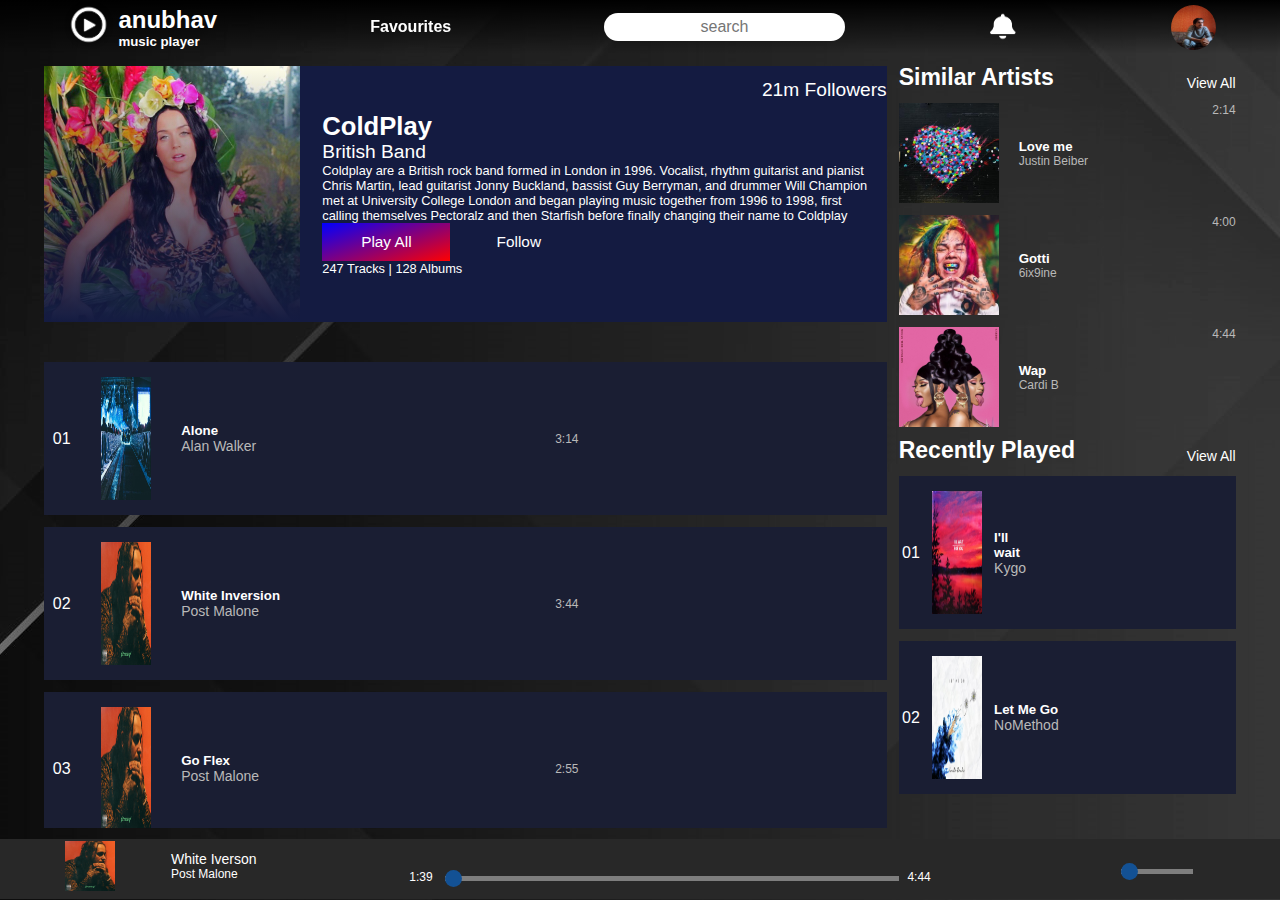
<file: project-playlist.html>
<!DOCTYPE html>
<html>
<head>
	<meta charset="utf-8">
	<meta name="viewport" content="width=device-width, initial-scale=1">
	<title>Anubhav Playlist</title>

	<link rel="stylesheet" type="text/css" href="project-playlist.css">

    <link rel="stylesheet" type="text/css" href="secondary responsiveness.css">

	<link rel="stylesheet" href="https://use.fontawesome.com/releases/v5.5.0/css/all.css" integrity="sha384-B4dIYHKNBt8Bc12p+WXckhzcICo0wtJAoU8YZTY5qE0Id1GSseTk6S+L3BlXeVIU" crossorigin="anonymous">

</head>
<body>
     <nav class="navigation-bar">
       	  <div class="title-combo">
       	  	<div class="website-logo">
       	  		<img src="./assets/website_logo.png">
       	  	</div>
       	  	<div>
       	  		<h2>anubhav</h2>
       	  		<h5>music player</h5>
       	  	</div>
       	  </div>
       	  <div class="fav">
       	  	<h4>Favourites</h4>
       	  </div>
       	  <div class="search-bar">
       	  	<div>
       	  		<i class="fas fa-search search-ico"></i>
       	  	</div>
       	  	<input type="text" name="search" placeholder="search">
       	  	<div>
       	  		<i class="fas fa-microphone mic-ico"></i>
       	  	</div>
       	  </div>
       	  <div class="notification-bell">
            <img src="./assets/ringing-bell.png">
       	  	<!--<img src="C:\Users\asus\Downloads\bell-regular.png">-->
       	  	<!--<i class="fas fa-bell bell-ico"></i>-->
       	  </div>
       	  <div class="profile-picture">
       	  	<img src="./assets/mine.jpg">
       	  </div>   
    </nav>

    <main>
    	<aside class="aside section-1">
    		<div class="jumbotron">
    			<div class="jumbotron-image"></div>
    			<div class="jumbotron-detail">
    				<div class="descriptive-part">
    					<div class="song-name-main">
                            <h1>ColdPlay</h1>
                        </div>
                        <div class="followers">
                            21m Followers
                        </div>
                        <p class="author">British Band</p>
                        <p class="desc">
                            Coldplay are a British rock band formed in London in 1996. Vocalist, rhythm guitarist and pianist Chris Martin, lead guitarist Jonny Buckland, bassist Guy Berryman, and drummer Will Champion met at University College London and began playing music together from 1996 to 1998, first calling themselves Pectoralz and then Starfish before finally changing their name to Coldplay
                        </p>
    				</div>
    				<div class="action-part">
    					<div class="btns">
    						<button>Play All</button>
                            <button>Follow</button>
    					</div>
    					<p>247 Tracks | 128 Albums</p>
    				</div>
    			</div>
    		</div>

    		<div class="playlist-items">
    			<!--first-->
    			<div class="playlist-item">
    				<div class="left">
    					<div>01</div>
    					<div>
    						<img src="./assets/playlist/austin-neill-kKlVSrFbjYY-unsplash.jpg">
    						<div class="play-btn">
    							<i class="fas fa-play"></i>
    						</div>
    					</div>
    					<div class="overflow">
    					<h5>Alone</h5>
    					<p>Alan Walker</p>
    				    </div>
    				</div>
    			<div class="center">3:14</div>
    			<div class="right">
    				<div><i class="far fa-heart"></i></div>
    				<div><i class="fas fa-plus"></i></div>
    			</div>
    		</div>
            <!--second-->

    		<div class="playlist-item">
    			<div class="left">
    				<div>02</div>
    				<div>
    					<img src="./assets/playlist/stoney.jpg">
    					<div class="play-btn">
    						<i class="fas fa-play"></i>
    					</div>
    				</div>
    				<div class="overflow">
    					<h5>White Inversion</h5>
    					<p>Post Malone</p>
    				</div>
    			</div>
    			<div class="center">3:44</div>
    			<div class="right">
    				<div><i class="far fa-heart"></i></div>
    				<div><i class="fas fa-plus"></i></div>
    			</div>
    		</div>
            <!--third-->

            <div class="playlist-item">
    			<div class="left">
    				<div>03</div>
    				<div>
    					<img src="./assets/playlist/stoney.jpg">
    					<div class="play-btn">
    						<i class="fas fa-play"></i>
    					</div>
    				</div>
    				<div>
    					<h5>Go Flex</h5>
    					<p>Post Malone</p>
    				</div>
    			</div>
    			<div class="center">2:55</div>
    			<div class="right">
    				<div><i class="far fa-heart"></i></div>
    				<div><i class="fas fa-plus"></i></div>
    			</div>
    		</div>
    		<!--fourth-->

    		<div class="playlist-item">
    			<div class="left">
    				<div>04</div>
    				<div>
    					<img src="./assets/playlist/stoney.jpg">
    					<div class="play-btn">
    						<i class="fas fa-play"></i>
    					</div>
    				</div>
    				<div>
    					<h5>Better Now</h5>
    					<p>Post Malone</p>
    				</div>
    			</div>
    			<div class="center">3:37</div>
    			<div class="right">
    				<div><i class="far fa-heart"></i></div>
    				<div><i class="fas fa-plus"></i></div>
    			</div>
    		</div> 
    		<!--fifth-->

    		<div class="playlist-item">
    			<div class="left">
    				<div>05</div>
    				<div>
    					<img src="./assets/playlist/stoney.jpg">
    					<div class="play-btn">
    						<i class="fas fa-play"></i>
    					</div>
    				</div>
    				<div>
    					<h5>Big Lie</h5>
    					<p>Post Malone</p>
    				</div>
    			</div>
    			<div class="center">3:37</div>
    			<div class="right">
    				<div><i class="far fa-heart"></i></div>
    				<div><i class="fas fa-plus"></i></div>
    			</div>
    		</div>
    		<!--sixth-->

    		<div class="playlist-item">
    			<div class="left">
    				<div>06</div>
    				<div>
    					<img src="./assets/playlist/stoney.jpg">
    					<div class="play-btn">
    						<i class="fas fa-play"></i>
    					</div>
    				</div>
    				<div>
    					<h5>Deja Vu</h5>
    					<p>Post Malone & Justin Beiber</p>
    				</div>
    			</div>
    			<div class="center">3:44</div>
    			<div class="right">
    				<div><i class="far fa-heart"></i></div>
    				<div><i class="fas fa-plus"></i></div>
    			</div>
    		</div>
    		<!--seventh-->

    		<div class="playlist-item">
    			<div class="left">
    				<div>07</div>
    				<div>
    					<img src="./assets/playlist/beer.jpg">
    					<div class="play-btn">
    						<i class="fas fa-play"></i>
    					</div>
    				</div>
    				<div>
    					<h5>Pysco</h5>
    					<p>Post Malone</p>
    				</div>
    			</div>
    			<div class="center">3:28</div>
    			<div class="right">
    				<div><i class="far fa-heart"></i></div>
    				<div><i class="fas fa-plus"></i></div>
    			</div>
    		</div>
    		<!--eigth-->

    		<div class="playlist-item">
    			<div class="left">
    				<div>08</div>
    				<div>
    					<img src="./assets/playlist/beer.jpg">
    					<div class="play-btn">
    						<i class="fas fa-play"></i>
    					</div>
    				</div>
    				<div>
    					<h5>Rockstar</h5>
    					<p>Post Malone & 21 Savage</p>
    				</div>
    			</div>
    			<div class="center">3:48</div>
    			<div class="right">
    				<div><i class="far fa-heart"></i></div>
    				<div><i class="fas fa-plus"></i></div>
    			</div>
    		</div> 
    		<!--ninth-->

    		<div class="playlist-item">
    			<div class="left">
    				<div>09</div>
    				<div>
    					<img src="./assets/playlist/after.jpg">
    					<div class="play-btn">
    						<i class="fas fa-play"></i>
    					</div>
    				</div>
    				<div>
    					<h5>Blinding Lights</h5>
    					<p>Weekend</p>
    				</div>
    			</div>
    			<div class="center">3:34</div>
    			<div class="right">
    				<div><i class="far fa-heart"></i></div>
    				<div><i class="fas fa-plus"></i></div>
    			</div>
    		</div>
    		<!--tenth-->

    		<div class="playlist-item">
    			<div class="left">
    				<div>10</div>
    				<div>
    					<img src="./assets/playlist/after.jpg">
    					<div class="play-btn">
    						<i class="fas fa-play"></i>
    					</div>
    				</div>
    				<div>
    					<h5>Alone Again</h5>
    					<p>Weekend</p>
    				</div>
    			</div>
    			<div class="center">4:10</div>
    			<div class="right">
    				<div><i class="far fa-heart"></i></div>
    				<div><i class="fas fa-plus"></i></div>
    			</div>
    		</div>
    	</div>          
    	</aside>

        <label for="more"><i class="fas fa-angle-double-left"></i>More</label>
        <input type="checkbox" id="more">
        <aside class="aside section-2">
            <div class="similar">
                <div class="section-heading">
                    <h1>Similar Artists</h1>
                    <div class="view-all-button">View All</div>
                </div>

                <div class="list">
                    <div class="list-item">
                        <div>
                            <img src="./assets/music themes/love.jpg">
                            <div class="play-btn">
                                <i class="fas fa-play"></i>
                            </div>
                        </div>
                        <div style="position: absolute; left:120px;">
                            <h5>Love me</h5>
                            <p class="author-name">Justin Beiber</p>
                        </div>
                        <div class="extra">
                            <div>
                                <i class="fas fa-ellipsis-h"></i>
                            </div>
                            <p class="author-name">2:14</p>
                        </div>
                    </div>

                    <div class="list-item">
                        <div>
                            <img src="./assets/popular artists/sixnine.jpg">
                            <div class="play-btn">
                                <i class="fas fa-play"></i>
                            </div>
                        </div>
                        <div style="position: absolute; left:120px;">
                            <h5>Gotti</h5>
                            <p class="author-name">6ix9ine</p>
                        </div>
                        <div class="extra">
                            <div>
                                <i class="fas fa-ellipsis-h"></i>
                            </div>
                            <p class="author-name">4:00</p>
                        </div>
                    </div>

                    <div class="list-item">
                        <div>
                            <img src="./assets/songs/shit.png">
                            <div class="play-btn">
                                <i class="fas fa-play"></i>
                            </div>
                        </div>
                        <div style="position: absolute; left:120px;">
                            <h5>Wap</h5>
                            <p class="author-name">Cardi B</p>
                        </div>
                        <div class="extra">
                            <div>
                                <i class="fas fa-ellipsis-h"></i>
                            </div>
                            <p class="author-name">4:44</p>
                        </div>
                    </div>
                </div>

                <div class="similar">
                    <div class="section-heading">
                        <h1>Recently Played</h1>
                        <div class="view-all-button">View All</div>
                    </div>

                    <div class="list">
                        <div class="playlist-item">
                            <div class="left">
                                <div>01</div>
                                <div>
                                    <img src="./assets/latest english/I'll Wait.jpg">
                                    <div class="play-btn">
                                        <i class="fas fa-play"></i>
                                    </div>
                                </div>
                                <div>
                                    <h5>I'll wait</h5>
                                    <p>Kygo</p>
                                </div>
                            </div>
                            <div class="right">
                                <div>
                                    <i class="far fa-heart"></i>
                                </div>
                            </div>
                        </div>

                        <div class="playlist-item">
                            <div class="left">
                                <div>02</div>
                                <div>
                                    <img src="./assets/latest english/let me go.jpg">
                                    <div class="play-btn">
                                        <i class="fas fa-play"></i>
                                    </div>
                                </div>
                                <div>
                                    <h5>Let Me Go</h5>
                                    <p>NoMethod</p>
                                </div>
                            </div>
                            <div class="right">
                                <div>
                                    <i class="far fa-heart"></i>
                                </div>
                            </div>
                        </div>

                        <div class="playlist-item">
                            <div class="left">
                                <div>03</div>
                                <div>
                                    <img src="./assets/latest english/ily.jpg">
                                    <div class="play-btn">
                                        <i class="fas fa-play"></i>
                                    </div>
                                </div>
                                <div>
                                    <h5>ILY</h5>
                                    <p>Surf Mesa</p>
                                </div>
                            </div>
                            <div class="right">
                                <div>
                                    <i class="far fa-heart"></i>
                                </div>
                            </div>
                        </div>

                        <div class="playlist-item">
                            <div class="left">
                                <div>04</div>
                                <div>
                                    <img src="./assets/latest english/roar.jpg">
                                    <div class="play-btn">
                                        <i class="fas fa-play"></i>
                                    </div>
                                </div>
                                <div>
                                    <h5>Roar</h5>
                                    <p>Ketty Perry</p>
                                </div>
                            </div>
                            <div class="right">
                                <div>
                                    <i class="far fa-heart"></i>
                                </div>
                            </div>
                        </div>

                        <div class="playlist-item">
                            <div class="left">
                                <div>05</div>
                                <div>
                                    <img src="./assets/latest english/toosie slide.jpg">
                                    <div class="play-btn">
                                        <i class="fas fa-play"></i>
                                    </div>
                                </div>
                                <div>
                                    <h5>Toosie Slide</h5>
                                    <p>Drake</p>
                                </div>
                            </div>
                            <div class="right">
                                <div>
                                    <i class="far fa-heart"></i>
                                </div>
                            </div>
                        </div>

                        <div class="playlist-item">
                            <div class="left">
                                <div>06</div>
                                <div>
                                    <img src="./assets/latest english/uptown funk.png">
                                    <div class="play-btn">
                                        <i class="fas fa-play"></i>
                                    </div>
                                </div>
                                <div>
                                    <h5>Uptwon Funk</h5>
                                    <p>Bruno</p>
                                </div>
                            </div>
                            <div class="right">
                                <div>
                                    <i class="far fa-heart"></i>
                                </div>
                            </div>
                        </div>

                        <div class="playlist-item">
                            <div class="left">
                                <div>07</div>
                                <div>
                                    <img src="./assets/latest hindi/baarish.jpeg">
                                    <div class="play-btn">
                                        <i class="fas fa-play"></i>
                                    </div>
                                </div>
                                <div>
                                    <h5>Baarish</h5>
                                    <p>Half Girlfriend</p>
                                </div>
                            </div>
                            <div class="right">
                                <div>
                                    <i class="far fa-heart"></i>
                                </div>
                            </div>
                        </div>

                        <div class="playlist-item">
                            <div class="left">
                                <div>08</div>
                                <div>
                                    <img src="./assets/latest hindi/galiyaan.jpg">
                                    <div class="play-btn">
                                        <i class="fas fa-play"></i>
                                    </div>
                                </div>
                                <div>
                                    <h5>Galliyon</h5>
                                    <p>Ek Villan</p>
                                </div>
                            </div>
                            <div class="right">
                                <div>
                                    <i class="far fa-heart"></i>
                                </div>
                            </div>
                        </div>

                        <div class="playlist-item">
                            <div class="left">
                                <div>09</div>
                                <div>
                                    <img src="./assets/latest hindi/giveme some sunshine.jpg">
                                    <div class="play-btn">
                                        <i class="fas fa-play"></i>
                                    </div>
                                </div>
                                <div>
                                    <h5>All-is-well</h5>
                                    <p>3idiots</p>
                                </div>
                            </div>
                            <div class="right">
                                <div>
                                    <i class="far fa-heart"></i>
                                </div>
                            </div>
                        </div>
                    </div>
                </div>
            </div>
        </aside>
    </main>


    <footer>
        <div class="active-song-description" >
            <div id="song-image">
                <img src="./assets/playlist/stoney.jpg">
            </div>
            <div class="song-desc">
                <div>White Iverson</div>
                <div>Post Malone</div>
            </div>
            <div class="heart-and-ban-icon">
                <span>
                    <i class="far fa-heart"></i>
                </span>
                <span>
                    <i class="fas fa-ban"></i>
                </span>
            </div>
        </div>

        <div class="players">
            <div class="controls">
                <div style="margin:5px;"><i class="fas fa-random"></i></div>
                <div style="margin:5px;"><i class="fas fa-step-backward"></i></div>
                <div style="margin:5px;"><i class="fas fa-pause-circle"></i></div>
                <div style="margin:5px;"><i class="fas fa-step-forward"></i></div>
                <div style="margin:5px;"><i class="fas fa-redo"></i></div>
            </div>

            <div id="slider">
                <div class="time">1:39</div>
                <div class="slidecontainer">
                    <input type="range" min="0" max="100" value="0" class="slider" id="myRange">
                </div>
                <div class="time">4:44</div>
            </div>
        </div>

        <div class="extras">
            <div>
                <i class="fas fa-list-ul"></i>
            </div>
            <div>
                <i class="fas fa-laptop"></i>
            </div>
            <div>
                <i class="fas fa-volume-up"></i>
            </div>
            <div class="slidecontainer" style="width:30%;">
                <input type="range" min="0" max="100" value="0" class="slider" id="myRange" style="margin-top:0px;">
            </div>
            <div>
                <i class="fas fa-expand-alt"></i>
            </div>
        </div>
    </footer>   
</body>
</html>
</file>
<file: project-playlist.css>
:root{
	--background-image: url("./assets/background_image/3541800.jpg");
	--jumbotron-color: #141b41;
	--playlist-items-background-color: #1a1e33;
	--playlist-items-background-color-on-hover: #2e3249;
}

body{
	background-image: var(--background-image);
	margin: 0px;
	font-family: "Segoe UI", Arial, sans-serif;
	color: white;
}
h1,h2,h3,h4,h5,h6,p {
	margin: 0px;
}
.navigation-bar{
	height: auto; width: auto;
	display: flex; flex-direction: row; flex-wrap: wrap;
	justify-content: space-between;
	align-items: center;
	box-sizing: border-box;
	padding-left: 5%; padding-right: 5%;
	background-image: linear-gradient(180deg, black, rgba(0, 0, 0, 0));
	transition: all ease-in-out 1s;
}
.navigation-bar > div {
	display: inline-block;
}

@keyframes rotating{
	0%{
		transform: rotate(0deg);
	}
	100%{
		transform: rotate(360deg);
	}
}
.website-logo img{
	animation: rotating 2s ease-in-out infinite;
	border-radius: 100%;
	height: 50px; width: 50px;
}
.title-combo > div {
	vertical-align: middle;
	display: inline-block;
}
.fav{
	animation: favourite 2s ease-in-out infinite;
	transform-style: preserve-3d;
	perspective: 10000px;
}
.search-bar{
	width: 20%;
	position: relative;
}
.search-bar input{
	width: 100%;
	font-size: 16px;
	text-decoration: none;
	border: none; border-radius: 18px;
	padding: 5px;
	font-weight: 500;
	text-align: center;
	transition: all ease-in-out 0.1s;
}
.search-ico {
	color: rgba(0, 0, 0, 0.5);
	margin-top: 4px;
}
.mic-ico {
	color: rgba(0, 0, 0, 0.5);
	margin-top: 4px;
}
.search-bar > div:nth-child(1) {
	display: inline-block;
	position: absolute;
	width: min-content;
	left: 5%;
	top: 10%;
	transition: all ease-in-out 0.1s;
}
.search-bar > div:nth-child(3) {
	display: inline-block;
	position: absolute;
	width: min-content;
	right: 0%;
	top: 10%;
	transition: all ease-in-out 0.1s;
}
input:focus {
	outline: none;
}
/*@keyframes bell {
	0% {
		transform: rotate(-15deg);
	}
	50% {
		transform: rotate(15deg);
	}
	100% {
		transform: rotate(-15deg);
	}
}*/
@keyframes bell {
	0%,100% {
		transform: rotate(50deg);
	}
	10%,90% {
		transform: rotate(-50deg);
	}
	40%,90% {
		transform: rotate(50deg);
	}
	50%{
		transform: rotate(-50deg);
	}
}
.notification-bell img{
	height: 30px; width: 30px;
	margin-top: 10%;
	animation: bell 4s ease-in-out infinite;
	animation-delay: 2s;
	position: first;
}
.profile-picture img {
	width: 45px;
	height: 45px;
	border-radius: 100%;
	margin-top: 10%;
}

main{
	width: 100%;
	padding: 0% 3%;
	box-sizing: border-box;
	display: flex; flex-direction: row;
	justify-content: space-around;
	transition: all ease-in-out 1s;
}
.aside {
	display: inline-block;
	overflow: hidden;
}
.section-1 {
	width: 70%; height: 86vh;
	overflow: scroll; overflow-x: hidden;
}
.section-1::-webkit-scrollbar {
	display: none;
}

/*section two*/

.section-2 {
	width: 28%;
	height: 85vh;
	z-index: 2;
}

.jumbotron {
	height: 20vw; width: 100%;
	margin-top: 12px; margin-bottom: 40px;
	box-sizing: border-box;
	display: flex; flex-direction: row;
	justify-content: space-between;
	align-items: center;
	background-color: var(--jumbotron-color);
	position: relative;
}
.jumbotron-image {
	height: 20vw; width: 20vw;
	background-image: linear-gradient(to bottom,transparent,rgba(20, 27, 65, 1)),
		url("./assets/latest english/roar.jpg");
	background-size: cover;
}
.jumbotron-detail {
	height: 100%; width: 67%;
	display: flex; flex-direction: column; justify-content: center;
	box-sizing: border-box;
	padding-right: 12px;
}

.descriptive-part, .action-part {
	width: 100%;
	height: max-content;
}
.song-name-main, .followers {
	display: inline-block;
}
.song-name-main h1 {
	font-size: 2vw;
}
.followers {
	position: absolute;
	right: 0%; top: 5%;
}
.followers, .author {
	font-size: 1.5vw;
}
.desc {
	font-size: 1vw;
}

.btns > button {
	border: 0px;
	height: 3vw; width: 10vw;
	color: white;
	font-size: 1.2vw;
}
.btns > button:nth-child(1) {
	background-image: linear-gradient(-19deg, red 0%, blue 100%);
}
.btns > button:nth-child(2) {
	background-color: transparent;
}
.action-part p {
	font-size: 1vw;
}

.playlist-item {
	height: 17vh;
	box-sizing: border-box;
	background-color: var(--playlist-items-background-color);
	display: flex; flex-direction: row;
	justify-content: space-between;
	align-items: center;
	margin-bottom: 12px;
}
.playlist-item:hover {
	background-color: var(--playlist-items-background-color-on-hover);
}
.left {
	display: flex; flex-direction: row;
	justify-content: flex-start;
	align-items: center;
	height: 100%; width: 30%;
	padding: 0% 1%;
}
.overflow{
	height: auto;
}
.center {
	display: flex; flex-direction: row;
	justify-content: center;
	align-items: center;
	width: min-content;
	height: 100%;
}
.right {
	display: flex; flex-direction: row;
	justify-content: center;
	align-items: center;
	height: 100%; width: 50px;
	padding-right: 2%;
}
.left > div:nth-child(2) {
	height: 80%;
	max-width: 50px; min-width: 50px;
	margin: 0px 12% 0px 12%;
	position: relative;
}
.left > div:nth-child(2) img {
	height: 100%; width: 100%;
}
.left > div:nth-child(3) p {
	color: rgb(185, 185, 185);
}
.play-btn {
	background-color: black;
	height: 100%; width: 100%;
	position: absolute;
	top: 0%; left: 0%;
	opacity: 0;
	display: flex; flex-direction: row;
	justify-content: center;
	align-items: center;
	transition: all ease-in-out 0.1s;
}
.play-btn:hover {
	opacity: 0.7;
}
.left div p {
	font-size: 14px;
}
.center {
	font-size: 12px;
	color: rgb(185, 185, 185);
}
.right {
	color: rgb(185, 185, 185);
}
.right div:nth-child(2) {
	margin-left: 27%;
}

label {
	display: none;
	position: absolute;
	right: 0%; top: 20%;
	padding-bottom: 5px;
	z-index: 3;
	box-shadow: 0px 0px 2px 1px white;;
	font-size: 20px;
	height: 21px; width: 70px;
	text-align: center;
	background-image: linear-gradient(red, blue);
}
label ~ input {
	display: none;
}

/*aside section 2*/

.section-heading {
	margin-top: 10px; margin-bottom: 12px;
	position: relative;
}
.section-heading div,.section-heading h1 {
	display: inline-block;
}
.section-heading h1 {
	font-size: 23px;
}
.section-heading div {
	position: absolute;
	right: 0px; bottom: 0%;
	font-size: 14px;
}
.list {
	height: 36vh;
	overflow: scroll;
}
.list::-webkit-scrollbar {
	display: none;
}
.list-item {
	height: 100px; width: 100%;
	box-sizing: border-box;
	display: flex; flex-direction: row;
	justify-content: space-between;
	align-items: center;
	position: relative;
	margin-bottom: 12px;
}
.list-item:hover {
	background-color: var(--playlist-items-background-color-on-hover);
}
.list-item > div:nth-child(1) {
	height: 100%; width: 100px;
	position: relative;
}
.list-item > div:nth-child(1) > img {
	height: 100%; width: 100%;
}
.author-name {
	font-size: 12px;
	color: rgb(185, 185, 185);
}
.extra {
	text-align: right;
	height: 100%;
}

/*footer*/

footer {
	position: absolute;
	bottom: 1px;
	height: 60px; width: 100%;
	background-color: #282828;
	display: flex; flex-direction: row; flex-wrap: nowrap;
	justify-content: space-between;
	align-content: center;
	padding: 0px 3%;
	box-sizing: border-box;
	z-index: 6;
}
.active-song-description {
	height: 90%; width: 25%;
	display: flex; flex-direction: row;
	justify-content: space-around;
	align-items: center;
}
#song-image {
	height: 50px; width: 50px;
	min-height: 50px; min-width: 50px;
}
#song-image img {
	height: 100%; width: 100%;
}
.heart-and-ban-icon {
	height: 100%;
	padding-top: 4%;
}
.song-desc {
	margin-right: 1%; margin-left: 1%;
}
.song-desc div:nth-child(1) {
	font-size: 14px;
}
.song-desc div:nth-child(2) {
	font-size: 12px;
}
.players {
	width: 45%;
	display: flex; flex-direction: column; flex-wrap: nowrap;
	align-items: center;
	justify-content: center;
}
.controls {
	width: 40%;
	display: flex; flex-direction: row;
	justify-content: space-between;
	align-items: center;
	font-size: 20px;
}
#slider {
	width: 100%;
	font-size: 12px;
	display: flex; flex-direction: row; flex-wrap: nowrap;
	align-items: center;
	justify-content: center;
	margin-top: 5px;
}
.time {
	margin: 0px 10px;
}
.slidecontainer {
	width: 100%;
}
.slider {
	-webkit-appearance: none;
	width: 100%; height: 5px;
	background: #d3d3d3;
	outline: none;
	opacity: 0.5;
	-webkit-transition: 0.2s;
	transition: opacity 0.2s;
}
.slider:hover {
	opacity: 1;
}
.slider::-webkit-slider-thumb {
	-webkit-appearance: none;
	appearance: none;
	height: 17px; width: 17px;
	border-radius: 50%;
	background: #007bff;
	cursor: pointer;
}
.slider::-moz-range-thumb {
	height: 25px; width: 25px;
	background: #4caf50;
	cursor: pointer;
}
.extras {
	width: 20%;
	display: flex; flex-direction: row;
	justify-content: space-around;
	align-items: center;
}
</file>
<file: secondary responsiveness.css>
/* these are all the media queries for "single playlist screen.html" page with the desktop first approach*/
@media screen and (max-width: 1200px) {
	/* animated favourites text will be hidden for this viewport width*/
	.favs {
		display: none !important;
	}
	/* reduced size of search bar */
	.search-bar {
		width: 20%;
	}
	input {
		font-size: 11px !important;
	}
	.song-name-main h1 {
		font-size: 2.4vw;
	}
	.desc {
		font-size: 1.2vw;
	}
}
@media screen and (max-width: 900px) {
	/* jumbotron description */
	.desc {
		font-size: 1.6vw;
	}
	/* more button vil ve visible and section 2 will be hidden by default for this viewport */
	label {
		display: block;
	}
	/* hidden section 2 by default */
	.section-2 {
		visibility: hidden;
		opacity: 0;
		position: absolute;
		width: 300px;
		height: 68vh;
		background-color: #050043;
		box-shadow: 0px 0px 2px 1px white;
		right: 0px;
		top: 23.5%;
		overflow: scroll;
		padding-left:10px;
		z-index: 5;
		padding-right:5px;
		transition:visibility ease-in-out 0.3s;
		transition: opacity ease-in-out 0.3s;
	}
	/* more button */
	input[type="checkbox"]:checked ~ .section-2 {
		visibility: visible;
		opacity: 1;
	}
	.list {
		overflow: hidden;
		height: auto;
	}
	.list-item {
		background-color: #1a1e33;
	}
	/* hide section 2 scrollbar */
	.section-2::-webkit-scrollbar {
		display: none;
	}
	/* when the section 2 is hidden, section-1 width becomes 100% to cover the whole page */
	.section-1 {
		width: 100%;
	}
	/* jumbotron */
	.jumbotron {
		height: 30vw;
	}
	/* image in the jumbotron */
	.jumbotron-image {
		height: 30vw;
		width: 30vw;
	}
	/* buttons and all */
	.action-part p {
		font-size: 2vw;
	}
	.btns > button {
		height: 4vw;
		width: 11vw;
		font-size: 1.7vw;
	}
}
@media screen and (max-width: 700px) {
	/* in the screens of this width, generally volume buttons are provided at the side. */
	/* so there is no need for the volume slider at this width. so i have removed them from the display */
	/* followers and author */
	.followers,
	.author {
		font-size: 2vw;
	}
	/* jumbotron description */
	.desc {
		font-size: 1.8vw;
	}
	/* extra icons in the footer at the right hand side */
	.extras > div:nth-child(3) {
		display: none;
	}
	.extras > div:nth-child(4) {
		display: none;
	}
}
@media screen and (max-width: 550px) {
	/* this is the most important media query */
	/* navigation bar section */
	/* website image */
	.website-logo img {
		height: 30px;
		width: 30px;
	}
	/* website name */
	.website-name h1 {
		font-size: 3vw;
	}
	/* website name */
	.website-name h4 {
		font-size: 2vw;
	}
	/* notification bell */
	.notification-bell img {
		width: 20px;
		height: 20px;
	}
	/* profile picture */
	.profile-picture img {
		width: 30px;
		height: 30px;
	}
	/* notification bell and profile picture */
	.notification-bell,
	.profile-picture {
		margin-top: 8px;
	}
	.song-name-main h1 {
		font-size: 3vw;
	}
	/* followers and author */
	.followers,
	.author {
		font-size: 3vw;
	}
	/* jumbotron description */
	.desc {
		font-size: 3vw;
		padding-left: 4px;
	}
	/* buttons and all in the jumbotron */
	.action-part {
		padding-top: 0px;
	}
	/* jumbotron */
	.jumbotron {
		height: 60vw;
		text-align: justify;
	}
	/* image in the jumbotron */
	.jumbotron-image {
		height: 60vw;
		width: 60vw;
	}
	/* buttons and stuff */
	.btns > button {
		height: 8vw;
		width: 17vw;
		font-size: 3.2vw;
	}
	/* this is the image in the footer section of the page. due to less space, it has to be removed at such lower resolutions. */
	/* there is another option, but it will look messy and small */
	#song-image {
		display: none;
	}
}
</file>
